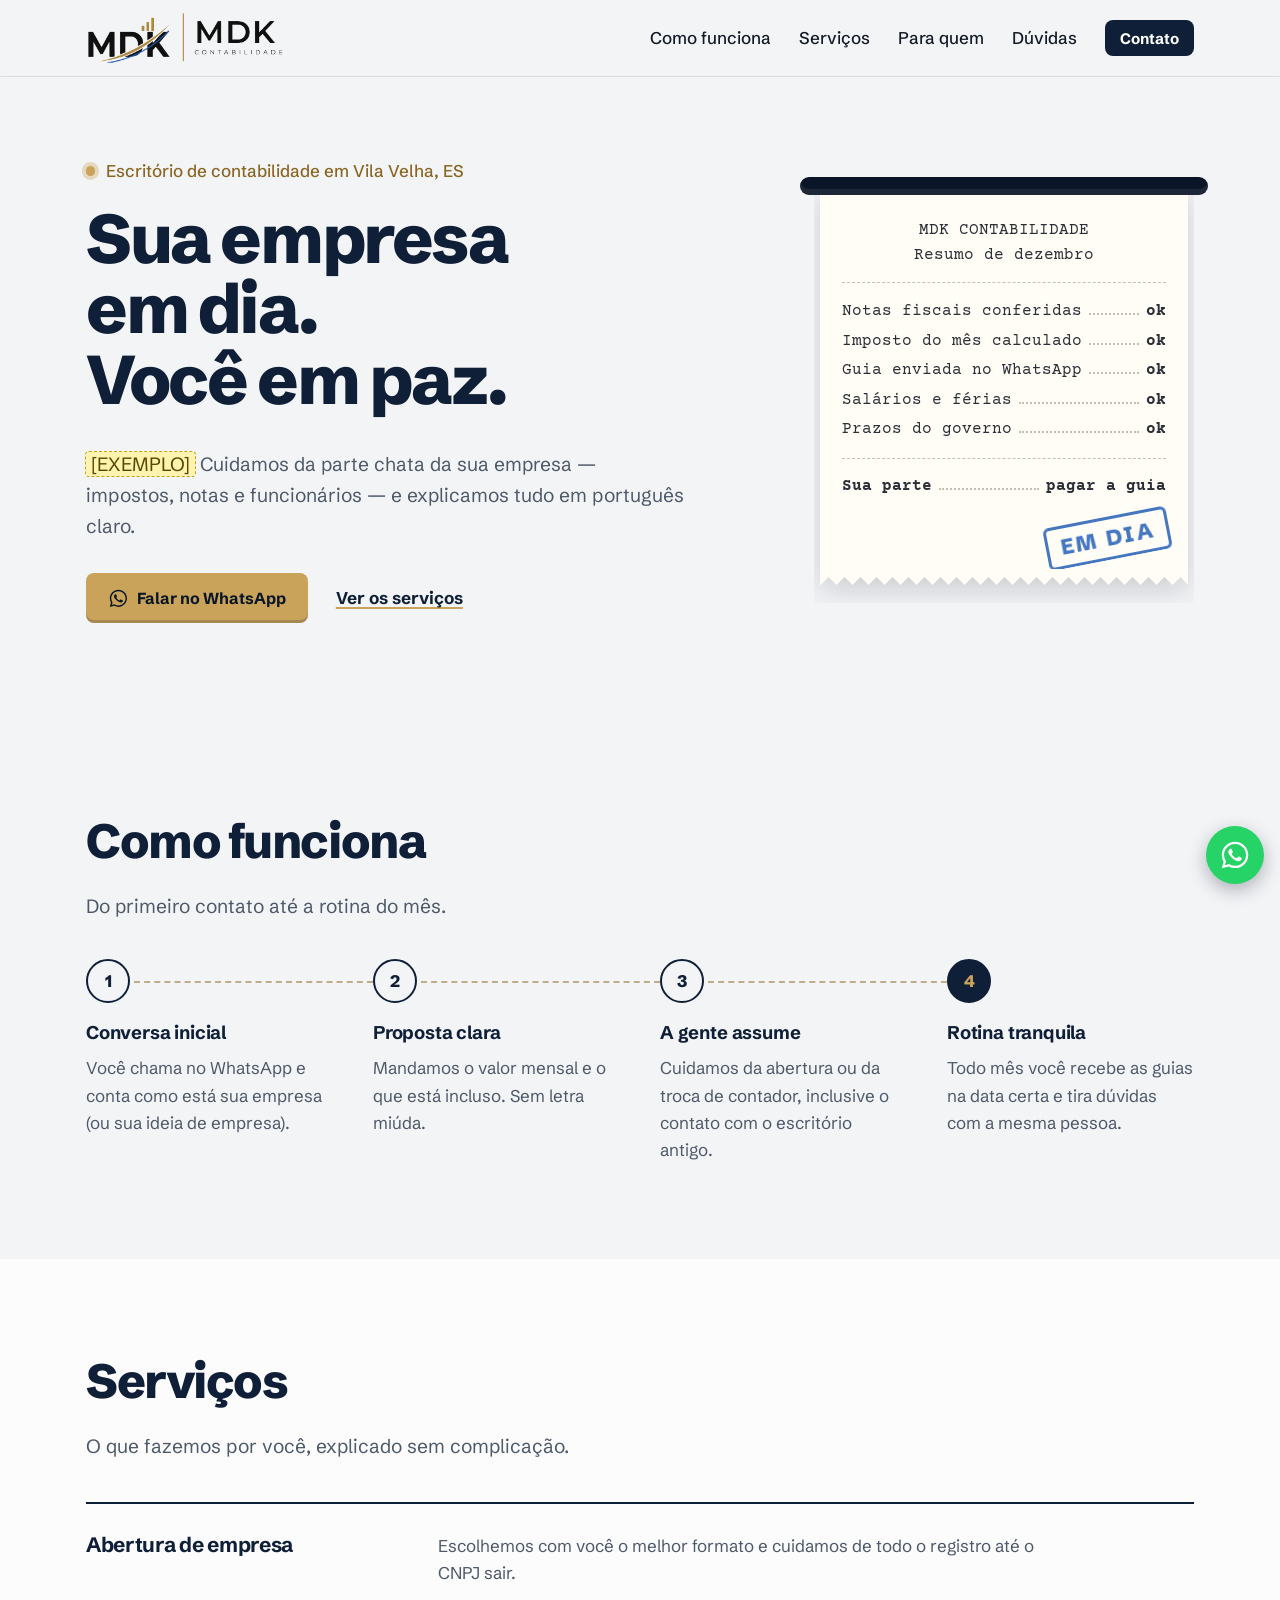
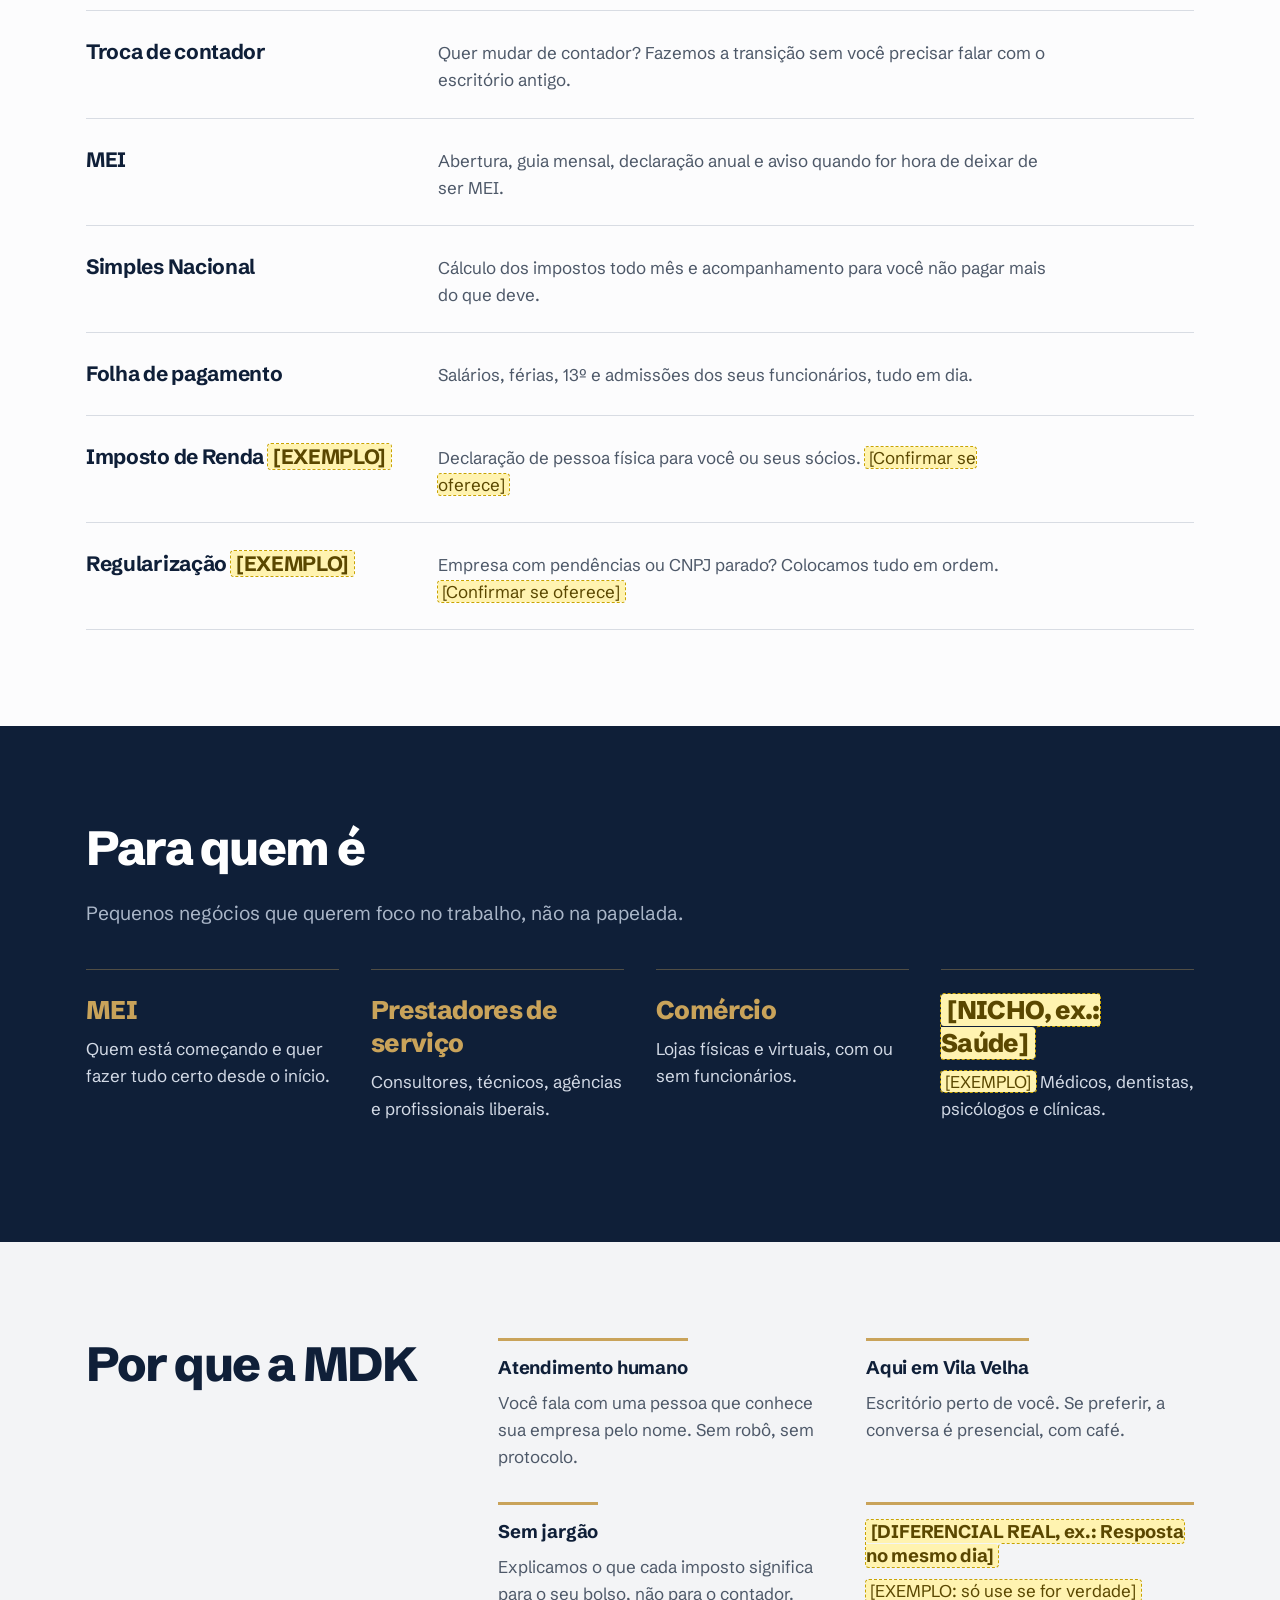
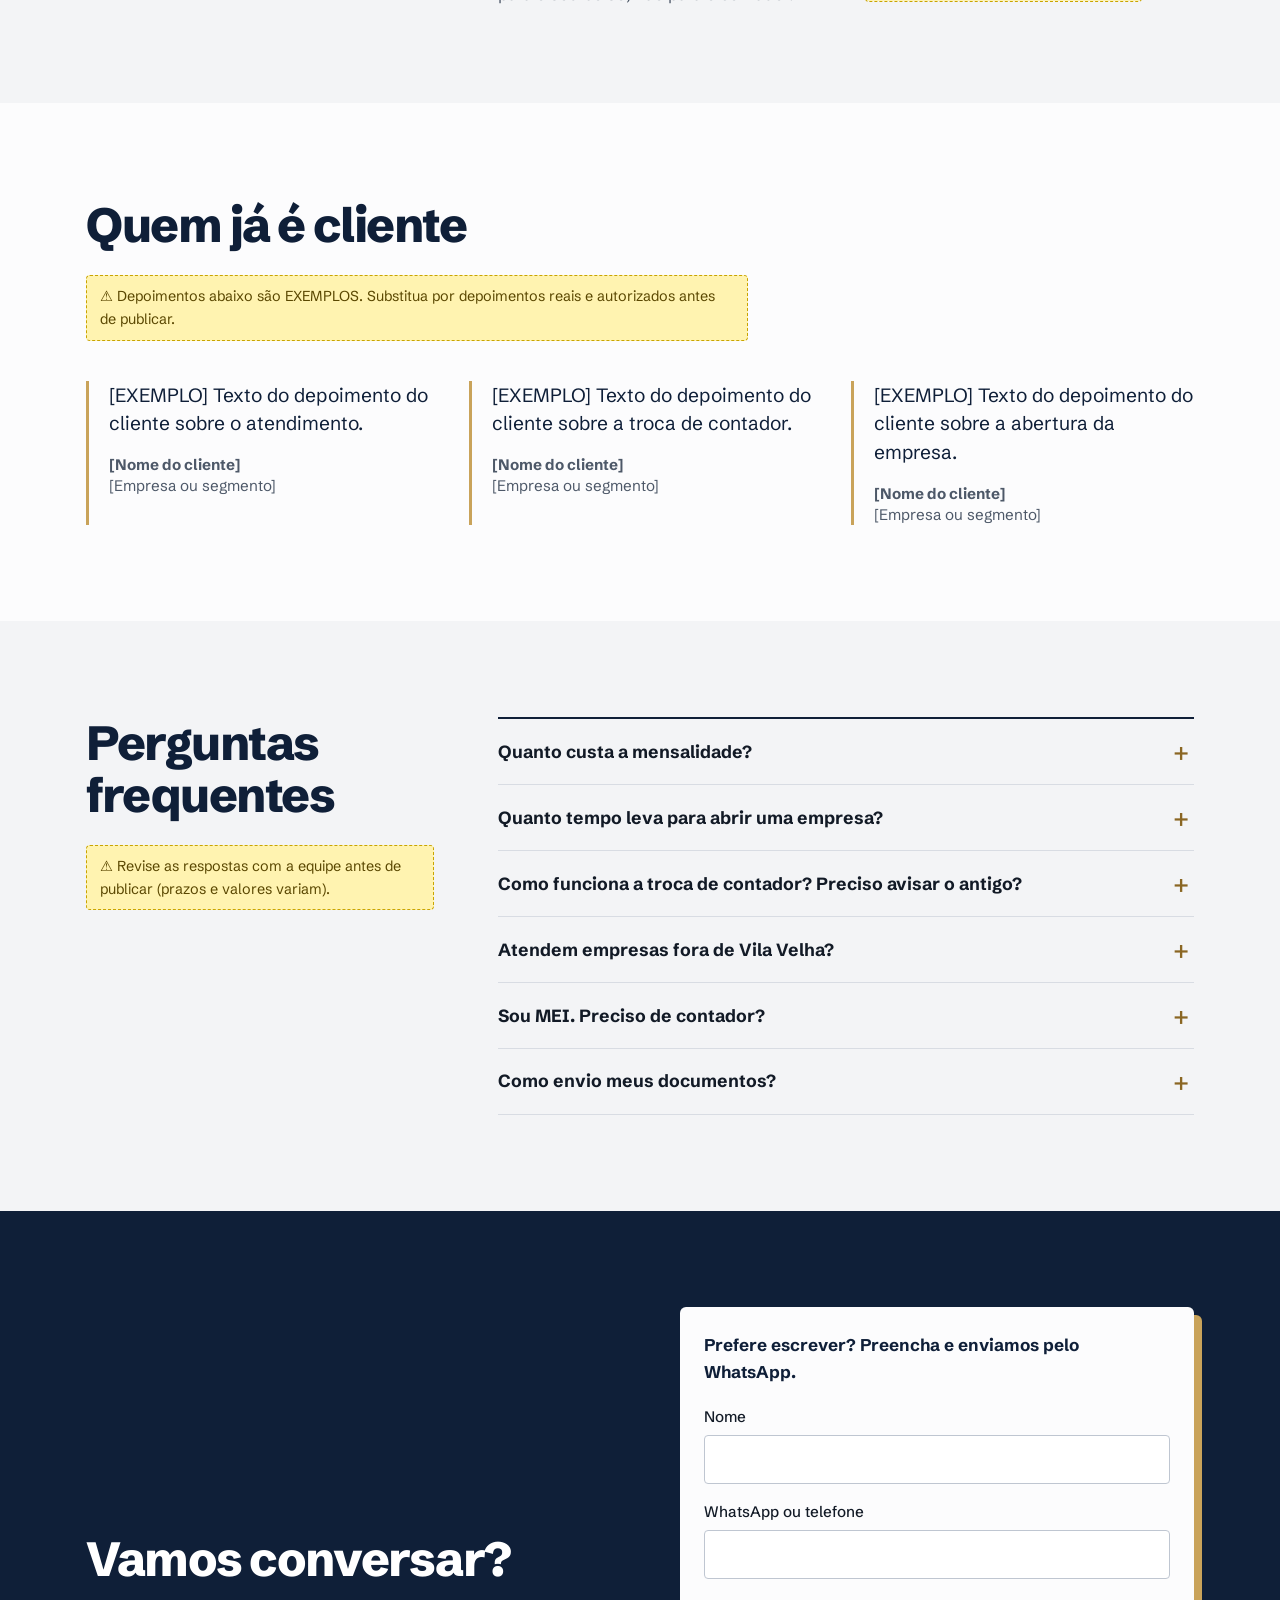
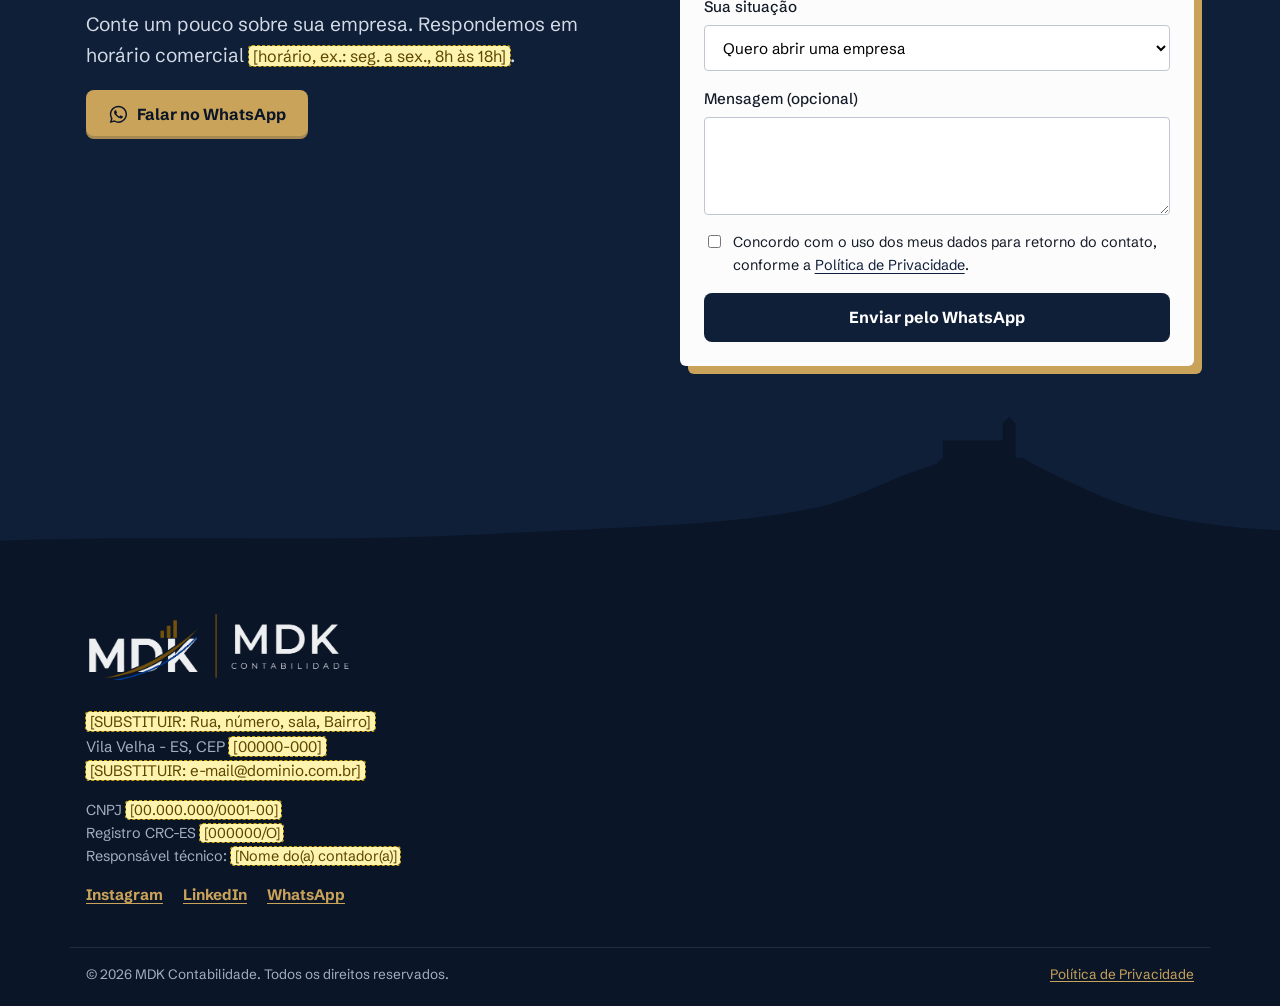
<file: index.html>
<!doctype html>
<html lang="pt-BR">
<head>
  <meta charset="utf-8">
  <meta name="viewport" content="width=device-width, initial-scale=1">

  <!-- SEO básico -->
  <title>MDK Contabilidade | Contador em Vila Velha - ES</title>
  <meta name="description" content="Contabilidade em Vila Velha - ES para MEI, prestadores de serviço e comércio. Abertura de empresa, troca de contador, Simples Nacional e folha de pagamento, com atendimento humano.">
  <link rel="canonical" href="https://SEU-DOMINIO.com.br/">

  <!-- Open Graph -->
  <meta property="og:type" content="website">
  <meta property="og:locale" content="pt_BR">
  <meta property="og:site_name" content="MDK Contabilidade">
  <meta property="og:title" content="MDK Contabilidade | Contador em Vila Velha - ES">
  <meta property="og:description" content="Contabilidade sem complicação para MEI, prestadores de serviço e comércio. Fale com a gente pelo WhatsApp.">
  <meta property="og:url" content="https://SEU-DOMINIO.com.br/">
  <meta property="og:image" content="https://SEU-DOMINIO.com.br/img/og-image.jpg"><!-- SUBSTITUIR: imagem 1200x630 -->
  <meta name="twitter:card" content="summary_large_image">

  <link rel="icon" href="data:image/svg+xml,%3Csvg xmlns='http://www.w3.org/2000/svg' viewBox='0 0 32 32'%3E%3Crect width='32' height='32' rx='6' fill='%230f1f38'/%3E%3Ctext x='16' y='21.5' font-family='Arial' font-weight='700' font-size='13' fill='%23c9a35a' text-anchor='middle'%3EMDK%3C/text%3E%3C/svg%3E">

  <link rel="preconnect" href="https://fonts.googleapis.com">
  <link rel="preconnect" href="https://fonts.gstatic.com" crossorigin>
  <link href="https://fonts.googleapis.com/css2?family=Courier+Prime:wght@400;700&family=Schibsted+Grotesk:wght@400;500;700;800&display=swap" rel="stylesheet">
  <link rel="stylesheet" href="css/style.css">

  <!-- Dados estruturados para busca local (SUBSTITUIR os valores entre colchetes) -->
  <script type="application/ld+json">
  {
    "@context": "https://schema.org",
    "@type": "AccountingService",
    "name": "MDK Contabilidade",
    "url": "https://SEU-DOMINIO.com.br/",
    "telephone": "+SEU_NUMERO",
    "address": {
      "@type": "PostalAddress",
      "streetAddress": "[SUBSTITUIR: Rua, número, sala]",
      "addressLocality": "Vila Velha",
      "addressRegion": "ES",
      "postalCode": "[SUBSTITUIR: CEP]",
      "addressCountry": "BR"
    },
    "areaServed": "Vila Velha, ES"
  }
  </script>
</head>
<body>

<a class="skip" href="#conteudo">Pular para o conteúdo</a>

<header class="topo">
  <div class="wrap topo__in">
    <a href="#" class="logo" aria-label="MDK Contabilidade, início">
      <img src="img/logo.png" alt="MDK Contabilidade" width="668" height="181">
    </a>
    <button class="menu-btn" aria-expanded="false" aria-controls="menu" aria-label="Abrir menu">
      <span></span><span></span><span></span>
    </button>
    <nav id="menu" class="menu" aria-label="Principal">
      <a href="#como-funciona">Como funciona</a>
      <a href="#servicos">Serviços</a>
      <a href="#para-quem">Para quem</a>
      <a href="#faq">Dúvidas</a>
      <a href="#contato" class="btn btn--sm">Contato</a>
    </nav>
  </div>
</header>

<main id="conteudo">

  <!-- 1. HERO -->
  <section class="hero">
    <div class="wrap hero__in">
      <div class="hero__txt">
        <p class="hero__local">Escritório de contabilidade em Vila Velha, ES</p>
        <h1><span>Sua empresa em dia.</span> <span>Você em paz.</span></h1>
        <p class="hero__sub"><span class="ph">[EXEMPLO]</span> Cuidamos da parte chata da sua empresa — impostos, notas e funcionários — e explicamos tudo em português claro.</p>
        <div class="hero__ctas">
          <a class="btn btn--wa" href="https://wa.me/SEU_NUMERO?text=Ol%C3%A1!%20Vim%20pelo%20site%20e%20gostaria%20de%20falar%20com%20a%20MDK." target="_blank" rel="noopener">
            <svg aria-hidden="true" viewBox="0 0 24 24"><use href="#i-wa"/></svg> Falar no WhatsApp
          </a>
          <a class="link" href="#servicos">Ver os serviços</a>
        </div>
      </div>

      <!-- Fita de calculadora: como fica o mês de um cliente -->
      <figure class="fita" aria-label="Exemplo de um mês de um cliente da MDK">
        <div class="fita__boca" aria-hidden="true"></div>
        <div class="fita__janela">
          <div class="fita__papel">
            <p class="fita__topo">MDK CONTABILIDADE<br>Resumo de <span id="mes">este mês</span></p>
            <ul>
              <li><span>Notas fiscais conferidas</span><b>ok</b></li>
              <li><span>Imposto do mês calculado</span><b>ok</b></li>
              <li><span>Guia enviada no WhatsApp</span><b>ok</b></li>
              <li><span>Salários e férias</span><b>ok</b></li>
              <li><span>Prazos do governo</span><b>ok</b></li>
            </ul>
            <p class="fita__total"><span>Sua parte</span><b>pagar a guia</b></p>
            <span class="carimbo" aria-hidden="true">EM DIA</span>
          </div>
        </div>
      </figure>
    </div>
  </section>

  <!-- 2. COMO FUNCIONA -->
  <section id="como-funciona" class="sec">
    <div class="wrap">
      <h2>Como funciona</h2>
      <p class="sec__lead">Do primeiro contato até a rotina do mês.</p>
      <ol class="passos">
        <li><h3>Conversa inicial</h3><p>Você chama no WhatsApp e conta como está sua empresa (ou sua ideia de empresa).</p></li>
        <li><h3>Proposta clara</h3><p>Mandamos o valor mensal e o que está incluso. Sem letra miúda.</p></li>
        <li><h3>A gente assume</h3><p>Cuidamos da abertura ou da troca de contador, inclusive o contato com o escritório antigo.</p></li>
        <li><h3>Rotina tranquila</h3><p>Todo mês você recebe as guias na data certa e tira dúvidas com a mesma pessoa.</p></li>
      </ol>
    </div>
  </section>

  <!-- 3. SERVIÇOS -->
  <section id="servicos" class="sec sec--branca">
    <div class="wrap">
      <h2>Serviços</h2>
      <p class="sec__lead">O que fazemos por você, explicado sem complicação.</p>
      <dl class="livro">
        <div><dt>Abertura de empresa</dt><dd>Escolhemos com você o melhor formato e cuidamos de todo o registro até o CNPJ sair.</dd></div>
        <div><dt>Troca de contador</dt><dd>Quer mudar de contador? Fazemos a transição sem você precisar falar com o escritório antigo.</dd></div>
        <div><dt>MEI</dt><dd>Abertura, guia mensal, declaração anual e aviso quando for hora de deixar de ser MEI.</dd></div>
        <div><dt>Simples Nacional</dt><dd>Cálculo dos impostos todo mês e acompanhamento para você não pagar mais do que deve.</dd></div>
        <div><dt>Folha de pagamento</dt><dd>Salários, férias, 13º e admissões dos seus funcionários, tudo em dia.</dd></div>
        <div><dt>Imposto de Renda <span class="ph">[EXEMPLO]</span></dt><dd>Declaração de pessoa física para você ou seus sócios. <span class="ph">[Confirmar se oferece]</span></dd></div>
        <div><dt>Regularização <span class="ph">[EXEMPLO]</span></dt><dd>Empresa com pendências ou CNPJ parado? Colocamos tudo em ordem. <span class="ph">[Confirmar se oferece]</span></dd></div>
      </dl>
    </div>
  </section>

  <!-- 4. PARA QUEM É -->
  <section id="para-quem" class="sec sec--escura">
    <div class="wrap">
      <h2>Para quem é</h2>
      <p class="sec__lead">Pequenos negócios que querem foco no trabalho, não na papelada.</p>
      <ul class="publico">
        <li><h3>MEI</h3><p>Quem está começando e quer fazer tudo certo desde o início.</p></li>
        <li><h3>Prestadores de serviço</h3><p>Consultores, técnicos, agências e profissionais liberais.</p></li>
        <li><h3>Comércio</h3><p>Lojas físicas e virtuais, com ou sem funcionários.</p></li>
        <li><h3><span class="ph">[NICHO, ex.: Saúde]</span></h3><p><span class="ph">[EXEMPLO]</span> Médicos, dentistas, psicólogos e clínicas.</p></li>
      </ul>
    </div>
  </section>

  <!-- 5. DIFERENCIAIS -->
  <section class="sec">
    <div class="wrap difs">
      <h2>Por que a MDK</h2>
      <div class="difs__lista">
        <div><h3>Atendimento humano</h3><p>Você fala com uma pessoa que conhece sua empresa pelo nome. Sem robô, sem protocolo.</p></div>
        <div><h3>Aqui em Vila Velha</h3><p>Escritório perto de você. Se preferir, a conversa é presencial, com café.</p></div>
        <div><h3>Sem jargão</h3><p>Explicamos o que cada imposto significa para o seu bolso, não para o contador.</p></div>
        <div><h3><span class="ph">[DIFERENCIAL REAL, ex.: Resposta no mesmo dia]</span></h3><p><span class="ph">[EXEMPLO: só use se for verdade]</span></p></div>
      </div>
    </div>
  </section>

  <!-- 6. DEPOIMENTOS -->
  <section class="sec sec--branca">
    <div class="wrap">
      <h2>Quem já é cliente</h2>
      <p class="aviso-ph">⚠ Depoimentos abaixo são EXEMPLOS. Substitua por depoimentos reais e autorizados antes de publicar.</p>
      <div class="depos">
        <figure class="depo"><blockquote>[EXEMPLO] Texto do depoimento do cliente sobre o atendimento.</blockquote><figcaption><strong>[Nome do cliente]</strong><br>[Empresa ou segmento]</figcaption></figure>
        <figure class="depo"><blockquote>[EXEMPLO] Texto do depoimento do cliente sobre a troca de contador.</blockquote><figcaption><strong>[Nome do cliente]</strong><br>[Empresa ou segmento]</figcaption></figure>
        <figure class="depo"><blockquote>[EXEMPLO] Texto do depoimento do cliente sobre a abertura da empresa.</blockquote><figcaption><strong>[Nome do cliente]</strong><br>[Empresa ou segmento]</figcaption></figure>
      </div>
    </div>
  </section>

  <!-- 7. FAQ -->
  <section id="faq" class="sec">
    <div class="wrap faq-grid">
      <div>
        <h2>Perguntas frequentes</h2>
        <p class="aviso-ph">⚠ Revise as respostas com a equipe antes de publicar (prazos e valores variam).</p>
      </div>
      <div class="faq">
        <details><summary>Quanto custa a mensalidade?</summary><p>Depende do tipo e do tamanho da empresa. Chame no WhatsApp que enviamos uma proposta sem compromisso.</p></details>
        <details><summary>Quanto tempo leva para abrir uma empresa?</summary><p><span class="ph">[EXEMPLO]</span> Em geral, de 5 a 15 dias úteis, dependendo da atividade e das licenças necessárias.</p></details>
        <details><summary>Como funciona a troca de contador? Preciso avisar o antigo?</summary><p>Não precisa se preocupar. Nós entramos em contato com o escritório anterior e pedimos toda a documentação.</p></details>
        <details><summary>Atendem empresas fora de Vila Velha?</summary><p><span class="ph">[EXEMPLO]</span> Sim. Atendemos toda a Grande Vitória e, de forma online, outras cidades do ES.</p></details>
        <details><summary>Sou MEI. Preciso de contador?</summary><p>Não é obrigatório, mas ajudamos a evitar multas, emitir notas corretamente e avisamos quando o faturamento passar do limite do MEI.</p></details>
        <details><summary>Como envio meus documentos?</summary><p><span class="ph">[EXEMPLO]</span> Pelo WhatsApp, por e-mail ou pessoalmente no escritório, como for mais prático para você.</p></details>
      </div>
    </div>
  </section>

  <!-- 8. CTA FINAL + FORMULÁRIO -->
  <section id="contato" class="sec sec--escura">
    <div class="wrap cta">
      <div class="cta__txt">
        <h2>Vamos conversar?</h2>
        <p>Conte um pouco sobre sua empresa. Respondemos em horário comercial <span class="ph">[horário, ex.: seg. a sex., 8h às 18h]</span>.</p>
        <a class="btn btn--wa" href="https://wa.me/SEU_NUMERO?text=Ol%C3%A1!%20Vim%20pelo%20site%20e%20gostaria%20de%20falar%20com%20a%20MDK." target="_blank" rel="noopener">
          <svg aria-hidden="true" viewBox="0 0 24 24"><use href="#i-wa"/></svg> Falar no WhatsApp
        </a>
      </div>

      <!-- O formulário monta a mensagem e abre o WhatsApp (site estático, sem servidor).
           Para receber por e-mail, troque por um serviço como Formspree e ajuste js/main.js. -->
      <form class="form" id="form-contato" data-wa="SEU_NUMERO" novalidate>
        <p class="form__titulo">Prefere escrever? Preencha e enviamos pelo WhatsApp.</p>
        <label>Nome<input name="nome" required autocomplete="name"></label>
        <label>WhatsApp ou telefone<input name="telefone" type="tel" required autocomplete="tel" inputmode="tel"></label>
        <label>Sua situação
          <select name="assunto">
            <option>Quero abrir uma empresa</option>
            <option>Quero trocar de contador</option>
            <option>Sou MEI</option>
            <option>Outro assunto</option>
          </select>
        </label>
        <label>Mensagem (opcional)<textarea name="mensagem" rows="3"></textarea></label>
        <label class="check"><input type="checkbox" name="lgpd" required> <span>Concordo com o uso dos meus dados para retorno do contato, conforme a <a href="privacidade.html">Política de Privacidade</a>.</span></label>
        <p class="form__erro" role="alert" hidden></p>
        <button class="btn" type="submit">Enviar pelo WhatsApp</button>
      </form>
    </div>
  </section>

</main>

<!-- 9. RODAPÉ -->
<footer class="rodape">
  <!-- Silhueta do morro do Convento da Penha -->
  <svg class="rodape__morro" viewBox="0 0 1200 140" preserveAspectRatio="xMaxYMin slice" aria-hidden="true">
    <path d="M0 140V118C150 112 300 120 450 112C580 105 680 104 760 88C800 80 830 62 860 52L878 46L884 40V24H940V8L946 2L952 8V40H958L980 52C1010 66 1040 82 1080 92C1120 102 1160 106 1200 108V140Z"/>
  </svg>
  <div class="wrap rodape__grid">
    <div>
      <a href="#" class="logo"><img src="img/logo-claro.png" alt="MDK Contabilidade" width="668" height="181" loading="lazy"></a>
      <address>
        <span class="ph">[SUBSTITUIR: Rua, número, sala, Bairro]</span><br>
        Vila Velha - ES, CEP <span class="ph">[00000-000]</span><br>
        <span class="ph">[SUBSTITUIR: e-mail@dominio.com.br]</span>
      </address>
      <p class="legal">
        CNPJ <span class="ph">[00.000.000/0001-00]</span><br>
        Registro CRC-ES <span class="ph">[000000/O]</span><br>
        Responsável técnico: <span class="ph">[Nome do(a) contador(a)]</span>
      </p>
      <ul class="redes">
        <li><a href="https://instagram.com/SEU_PERFIL" target="_blank" rel="noopener">Instagram</a></li>
        <li><a href="https://linkedin.com/company/SEU_PERFIL" target="_blank" rel="noopener">LinkedIn</a></li>
        <li><a href="https://wa.me/SEU_NUMERO" target="_blank" rel="noopener">WhatsApp</a></li>
      </ul>
    </div>
    <div class="mapa">
      <!-- SUBSTITUIR: no Google Maps, busque o endereço > Compartilhar > Incorporar mapa, e cole o src aqui -->
      <iframe title="Mapa: localização do escritório da MDK Contabilidade" src="https://www.google.com/maps?q=Vila+Velha+-+ES&output=embed" loading="lazy" referrerpolicy="no-referrer-when-downgrade"></iframe>
    </div>
  </div>
  <div class="wrap rodape__base">
    <p>© <span id="ano">2026</span> MDK Contabilidade. Todos os direitos reservados.</p>
    <a href="privacidade.html">Política de Privacidade</a>
  </div>
</footer>

<!-- Botão flutuante de WhatsApp -->
<a class="wa-float" href="https://wa.me/SEU_NUMERO?text=Ol%C3%A1!%20Vim%20pelo%20site%20e%20gostaria%20de%20falar%20com%20a%20MDK." target="_blank" rel="noopener" aria-label="Falar no WhatsApp">
  <svg aria-hidden="true" viewBox="0 0 24 24"><use href="#i-wa"/></svg>
</a>

<svg width="0" height="0" style="position:absolute" aria-hidden="true">
  <symbol id="i-wa" viewBox="0 0 24 24"><path fill="currentColor" d="M12.04 2C6.58 2 2.13 6.45 2.13 11.91c0 1.75.46 3.45 1.32 4.95L2.05 22l5.25-1.38a9.9 9.9 0 0 0 4.74 1.21c5.46 0 9.91-4.45 9.91-9.91S17.5 2 12.04 2Zm0 18.15a8.2 8.2 0 0 1-4.2-1.15l-.3-.18-3.12.82.83-3.04-.2-.31a8.21 8.21 0 0 1-1.26-4.38c0-4.54 3.7-8.24 8.25-8.24 4.54 0 8.24 3.7 8.24 8.24 0 4.55-3.7 8.24-8.24 8.24Zm4.52-6.16c-.25-.12-1.47-.72-1.69-.81-.23-.08-.39-.12-.56.12-.16.25-.64.81-.78.97-.14.17-.29.19-.54.06-.25-.12-1.05-.39-1.99-1.23-.74-.66-1.23-1.47-1.38-1.72-.14-.25-.01-.38.11-.51.11-.11.25-.29.37-.43.13-.15.17-.25.25-.42.08-.16.04-.31-.02-.43-.06-.12-.56-1.34-.76-1.84-.2-.48-.41-.42-.56-.43h-.48c-.17 0-.43.06-.66.31-.22.25-.86.85-.86 2.07 0 1.22.89 2.4 1.01 2.56.12.17 1.75 2.67 4.23 3.74.59.26 1.05.41 1.41.52.59.19 1.13.16 1.56.1.48-.07 1.47-.6 1.67-1.18.21-.58.21-1.07.14-1.18-.06-.1-.22-.16-.47-.28Z"/></symbol>
</svg>

<script src="js/main.js" defer></script>
</body>
</html>
</file>
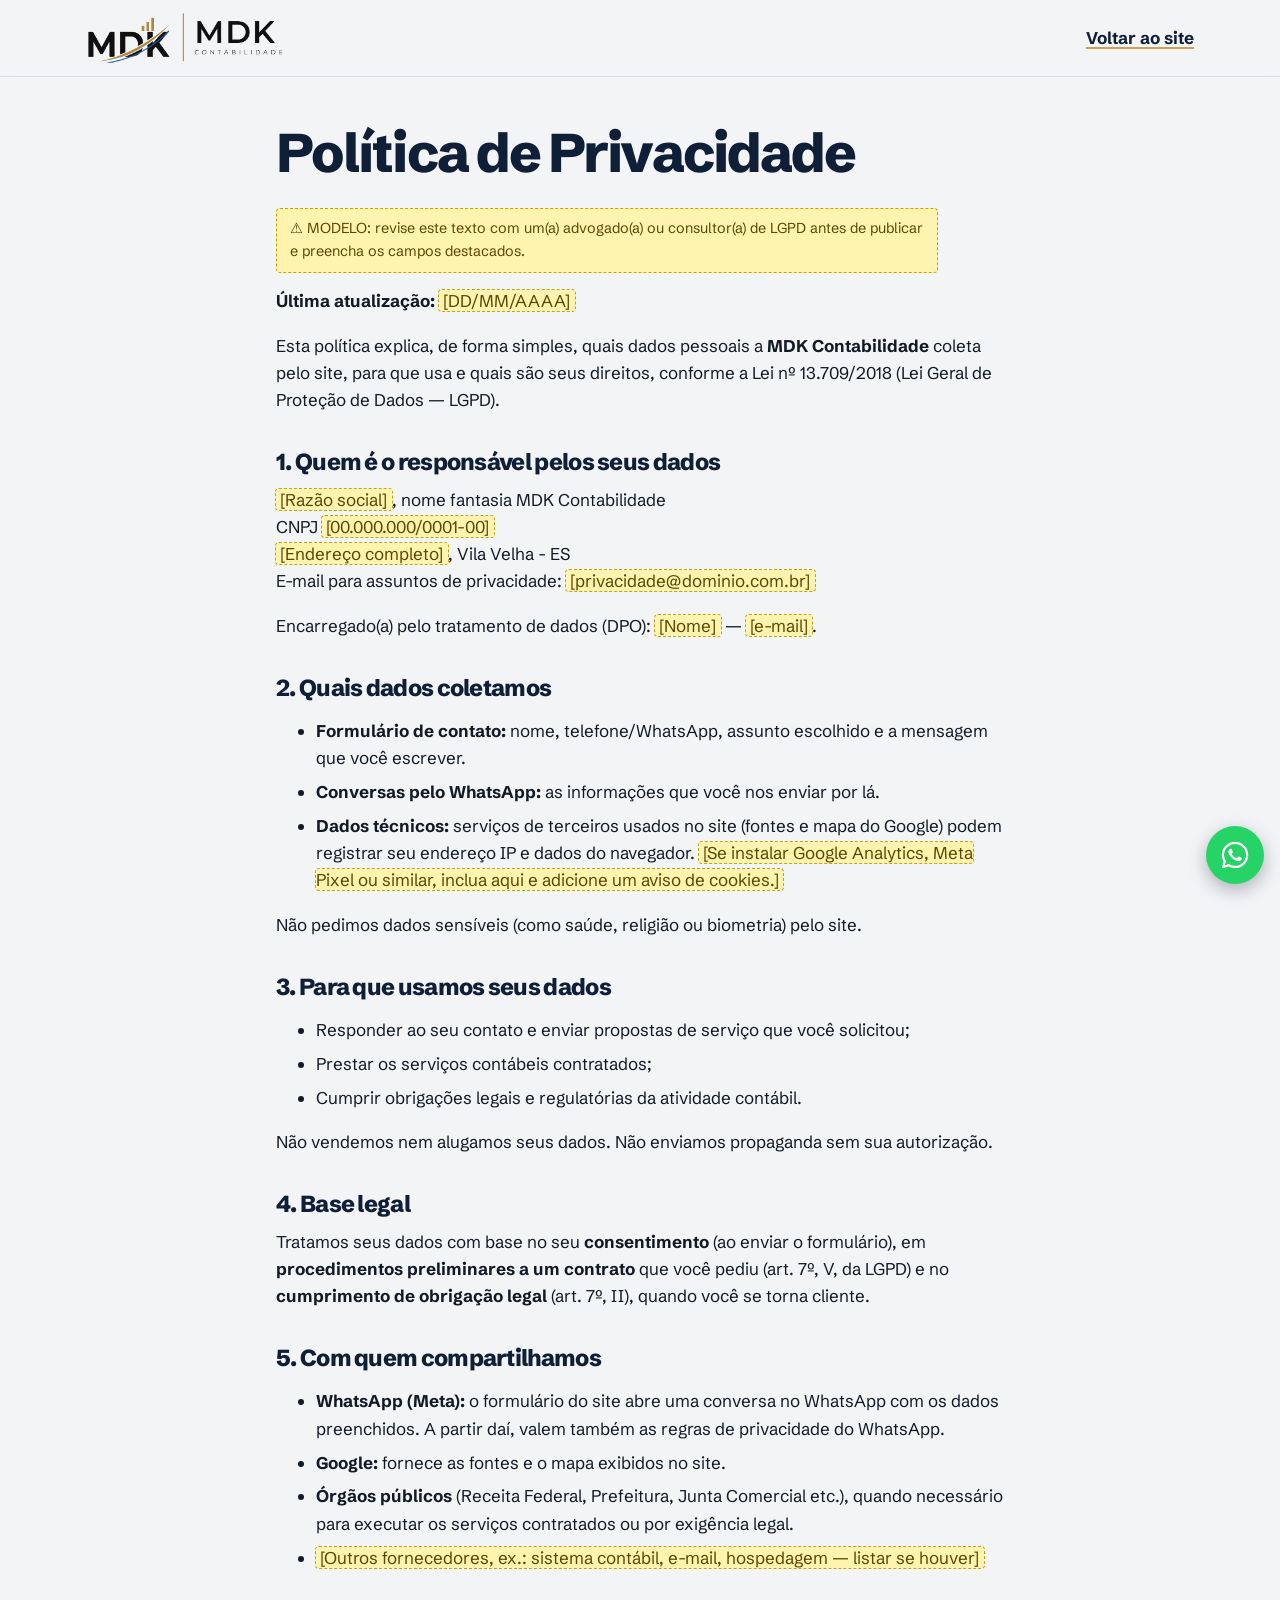
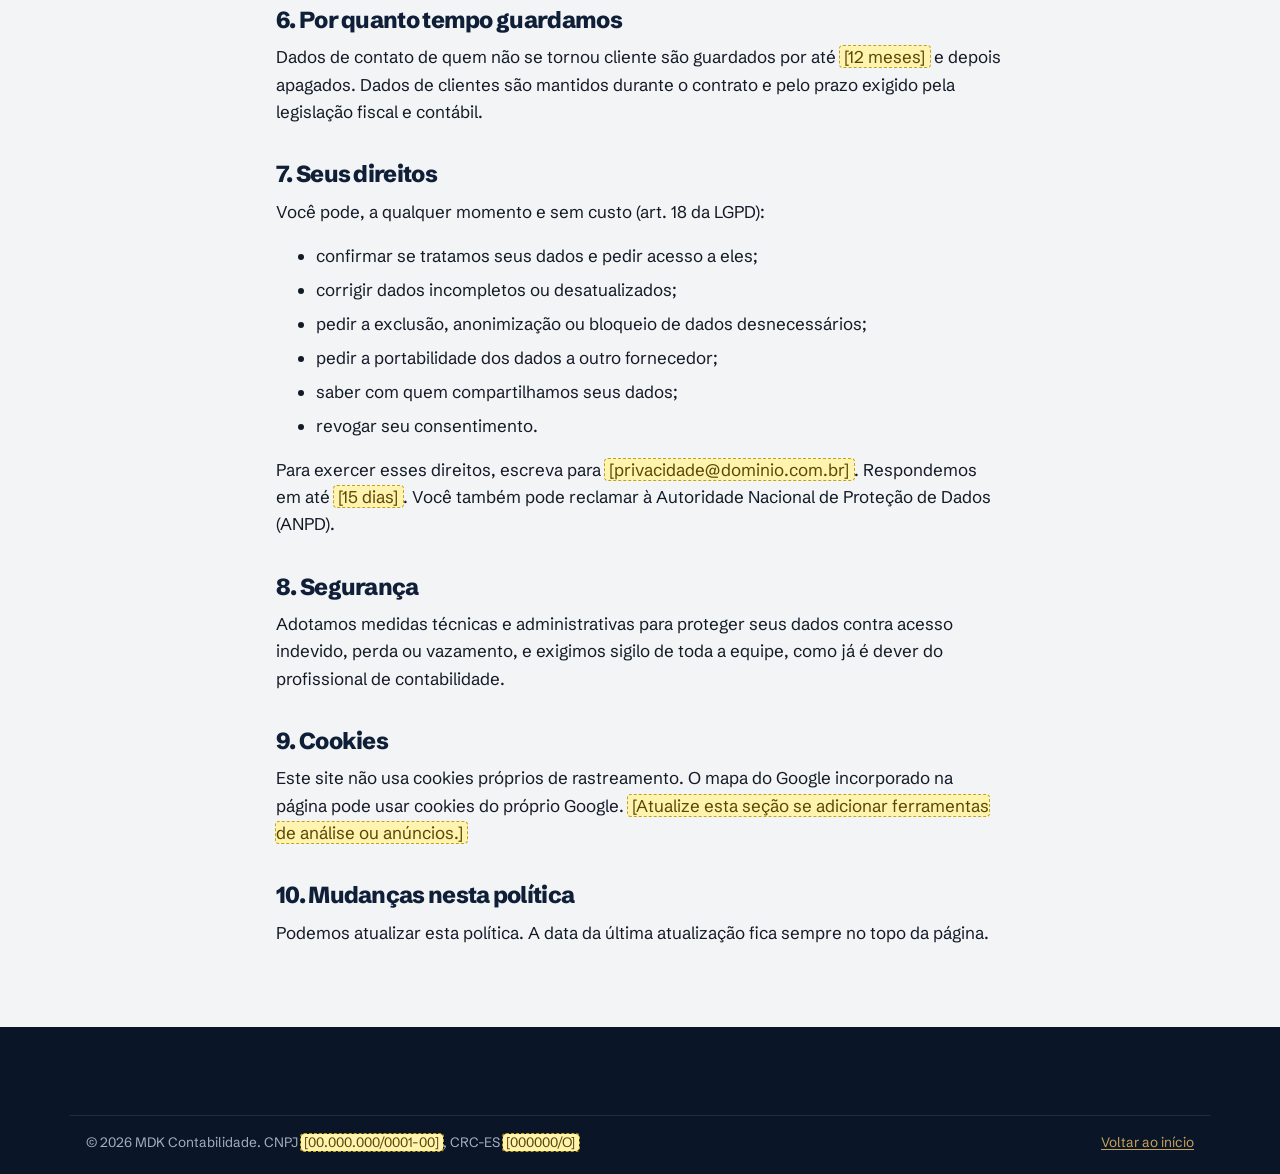
<file: privacidade.html>
<!doctype html>
<html lang="pt-BR">
<head>
  <meta charset="utf-8">
  <meta name="viewport" content="width=device-width, initial-scale=1">
  <title>Política de Privacidade | MDK Contabilidade</title>
  <meta name="description" content="Como a MDK Contabilidade coleta, usa e protege seus dados pessoais, conforme a Lei Geral de Proteção de Dados (LGPD).">
  <link rel="canonical" href="https://SEU-DOMINIO.com.br/privacidade.html">
  <meta property="og:type" content="website">
  <meta property="og:locale" content="pt_BR">
  <meta property="og:title" content="Política de Privacidade | MDK Contabilidade">
  <meta property="og:description" content="Como tratamos seus dados pessoais, conforme a LGPD.">
  <meta property="og:url" content="https://SEU-DOMINIO.com.br/privacidade.html">
  <link rel="preconnect" href="https://fonts.googleapis.com">
  <link rel="preconnect" href="https://fonts.gstatic.com" crossorigin>
  <link href="https://fonts.googleapis.com/css2?family=Schibsted+Grotesk:wght@400;500;700;800&display=swap" rel="stylesheet">
  <link rel="stylesheet" href="css/style.css">
</head>
<body>

<header class="topo">
  <div class="wrap topo__in">
    <a href="index.html" class="logo" aria-label="MDK Contabilidade, início">
      <img src="img/logo.png" alt="MDK Contabilidade" width="668" height="181">
    </a>
    <a href="index.html" class="link">Voltar ao site</a>
  </div>
</header>

<main class="doc">
  <div class="wrap wrap--narrow">
    <h1>Política de Privacidade</h1>
    <p class="aviso-ph">⚠ MODELO: revise este texto com um(a) advogado(a) ou consultor(a) de LGPD antes de publicar e preencha os campos destacados.</p>
    <p><strong>Última atualização:</strong> <span class="ph">[DD/MM/AAAA]</span></p>

    <p>Esta política explica, de forma simples, quais dados pessoais a <strong>MDK Contabilidade</strong> coleta pelo site, para que usa e quais são seus direitos, conforme a Lei nº 13.709/2018 (Lei Geral de Proteção de Dados — LGPD).</p>

    <h2>1. Quem é o responsável pelos seus dados</h2>
    <p>
      <span class="ph">[Razão social]</span>, nome fantasia MDK Contabilidade<br>
      CNPJ <span class="ph">[00.000.000/0001-00]</span><br>
      <span class="ph">[Endereço completo]</span>, Vila Velha - ES<br>
      E-mail para assuntos de privacidade: <span class="ph">[privacidade@dominio.com.br]</span>
    </p>
    <p>Encarregado(a) pelo tratamento de dados (DPO): <span class="ph">[Nome]</span> — <span class="ph">[e-mail]</span>.</p>

    <h2>2. Quais dados coletamos</h2>
    <ul>
      <li><strong>Formulário de contato:</strong> nome, telefone/WhatsApp, assunto escolhido e a mensagem que você escrever.</li>
      <li><strong>Conversas pelo WhatsApp:</strong> as informações que você nos enviar por lá.</li>
      <li><strong>Dados técnicos:</strong> serviços de terceiros usados no site (fontes e mapa do Google) podem registrar seu endereço IP e dados do navegador. <span class="ph">[Se instalar Google Analytics, Meta Pixel ou similar, inclua aqui e adicione um aviso de cookies.]</span></li>
    </ul>
    <p>Não pedimos dados sensíveis (como saúde, religião ou biometria) pelo site.</p>

    <h2>3. Para que usamos seus dados</h2>
    <ul>
      <li>Responder ao seu contato e enviar propostas de serviço que você solicitou;</li>
      <li>Prestar os serviços contábeis contratados;</li>
      <li>Cumprir obrigações legais e regulatórias da atividade contábil.</li>
    </ul>
    <p>Não vendemos nem alugamos seus dados. Não enviamos propaganda sem sua autorização.</p>

    <h2>4. Base legal</h2>
    <p>Tratamos seus dados com base no seu <strong>consentimento</strong> (ao enviar o formulário), em <strong>procedimentos preliminares a um contrato</strong> que você pediu (art. 7º, V, da LGPD) e no <strong>cumprimento de obrigação legal</strong> (art. 7º, II), quando você se torna cliente.</p>

    <h2>5. Com quem compartilhamos</h2>
    <ul>
      <li><strong>WhatsApp (Meta):</strong> o formulário do site abre uma conversa no WhatsApp com os dados preenchidos. A partir daí, valem também as regras de privacidade do WhatsApp.</li>
      <li><strong>Google:</strong> fornece as fontes e o mapa exibidos no site.</li>
      <li><strong>Órgãos públicos</strong> (Receita Federal, Prefeitura, Junta Comercial etc.), quando necessário para executar os serviços contratados ou por exigência legal.</li>
      <li><span class="ph">[Outros fornecedores, ex.: sistema contábil, e-mail, hospedagem — listar se houver]</span></li>
    </ul>

    <h2>6. Por quanto tempo guardamos</h2>
    <p>Dados de contato de quem não se tornou cliente são guardados por até <span class="ph">[12 meses]</span> e depois apagados. Dados de clientes são mantidos durante o contrato e pelo prazo exigido pela legislação fiscal e contábil.</p>

    <h2>7. Seus direitos</h2>
    <p>Você pode, a qualquer momento e sem custo (art. 18 da LGPD):</p>
    <ul>
      <li>confirmar se tratamos seus dados e pedir acesso a eles;</li>
      <li>corrigir dados incompletos ou desatualizados;</li>
      <li>pedir a exclusão, anonimização ou bloqueio de dados desnecessários;</li>
      <li>pedir a portabilidade dos dados a outro fornecedor;</li>
      <li>saber com quem compartilhamos seus dados;</li>
      <li>revogar seu consentimento.</li>
    </ul>
    <p>Para exercer esses direitos, escreva para <span class="ph">[privacidade@dominio.com.br]</span>. Respondemos em até <span class="ph">[15 dias]</span>. Você também pode reclamar à Autoridade Nacional de Proteção de Dados (ANPD).</p>

    <h2>8. Segurança</h2>
    <p>Adotamos medidas técnicas e administrativas para proteger seus dados contra acesso indevido, perda ou vazamento, e exigimos sigilo de toda a equipe, como já é dever do profissional de contabilidade.</p>

    <h2>9. Cookies</h2>
    <p>Este site não usa cookies próprios de rastreamento. O mapa do Google incorporado na página pode usar cookies do próprio Google. <span class="ph">[Atualize esta seção se adicionar ferramentas de análise ou anúncios.]</span></p>

    <h2>10. Mudanças nesta política</h2>
    <p>Podemos atualizar esta política. A data da última atualização fica sempre no topo da página.</p>
  </div>
</main>

<footer class="rodape">
  <div class="wrap rodape__base">
    <p>© 2026 MDK Contabilidade. CNPJ <span class="ph">[00.000.000/0001-00]</span>, CRC-ES <span class="ph">[000000/O]</span></p>
    <a href="index.html">Voltar ao início</a>
  </div>
</footer>

<a class="wa-float" href="https://wa.me/SEU_NUMERO" target="_blank" rel="noopener" aria-label="Falar no WhatsApp">
  <svg aria-hidden="true" viewBox="0 0 24 24"><path fill="currentColor" d="M12.04 2C6.58 2 2.13 6.45 2.13 11.91c0 1.75.46 3.45 1.32 4.95L2.05 22l5.25-1.38a9.9 9.9 0 0 0 4.74 1.21c5.46 0 9.91-4.45 9.91-9.91S17.5 2 12.04 2Zm0 18.15a8.2 8.2 0 0 1-4.2-1.15l-.3-.18-3.12.82.83-3.04-.2-.31a8.21 8.21 0 0 1-1.26-4.38c0-4.54 3.7-8.24 8.25-8.24 4.54 0 8.24 3.7 8.24 8.24 0 4.55-3.7 8.24-8.24 8.24Zm4.52-6.16c-.25-.12-1.47-.72-1.69-.81-.23-.08-.39-.12-.56.12-.16.25-.64.81-.78.97-.14.17-.29.19-.54.06-.25-.12-1.05-.39-1.99-1.23-.74-.66-1.23-1.47-1.38-1.72-.14-.25-.01-.38.11-.51.11-.11.25-.29.37-.43.13-.15.17-.25.25-.42.08-.16.04-.31-.02-.43-.06-.12-.56-1.34-.76-1.84-.2-.48-.41-.42-.56-.43h-.48c-.17 0-.43.06-.66.31-.22.25-.86.85-.86 2.07 0 1.22.89 2.4 1.01 2.56.12.17 1.75 2.67 4.23 3.74.59.26 1.05.41 1.41.52.59.19 1.13.16 1.56.1.48-.07 1.47-.6 1.67-1.18.21-.58.21-1.07.14-1.18-.06-.1-.22-.16-.47-.28Z"/></svg>
</a>

</body>
</html>
</file>
<file: css/style.css>
/* MDK Contabilidade
   Paleta tirada do logo: preto + dourado #b2893a + azul #1a5abb, com marinho no lugar do preto.
   Ideia: o mundo do contador (fita de calculadora, livro-razão, carimbo) + Vila Velha (morro da Penha). */
:root {
  --marinho: #0f1f38;    /* cor principal: títulos, botões, seções escuras */
  --marinho-2: #0a1527;  /* rodapé */
  --ouro: #c9a35a;       /* dourado do logo, para fundo escuro */
  --ouro-tinta: #8a6623; /* dourado escurecido, legível no claro */
  --azul: #1a5abb;       /* azul do logo: links, foco, carimbo */
  --nevoa: #f3f4f6;      /* off-white neutro, fundo geral */
  --branco: #fcfcfd;
  --papel: #fffdf6;      /* só na fita de calculadora */
  --tinta: #121a26;
  --tinta-2: #4d5868;
  --linha: #d8dce3;
  --wa: #25d366;
  --sans: "Schibsted Grotesk", system-ui, -apple-system, "Segoe UI", sans-serif;
  --mono: "Courier Prime", "Courier New", monospace;
}

* { box-sizing: border-box; }
html { scroll-behavior: smooth; scroll-padding-top: 80px; }
body { margin: 0; font: 400 1.0625rem/1.6 var(--sans); color: var(--tinta); background: var(--nevoa); }
img, iframe { max-width: 100%; }
a { color: var(--marinho); text-underline-offset: .18em; }
h1, h2, h3 { margin: 0 0 .5em; color: var(--marinho); }
h1 { font-size: clamp(2.4rem, 9vw, 4.3rem); line-height: 1.02; font-weight: 800; letter-spacing: -.035em; }
.hero h1 span { display: block; text-wrap: balance; }
h2 { font-size: clamp(1.9rem, 5.5vw, 3rem); line-height: 1.08; font-weight: 800; letter-spacing: -.03em; }
h3 { font-size: 1.15rem; line-height: 1.3; font-weight: 700; letter-spacing: -.01em; }
p { margin: 0 0 1em; }

/* ====== Marcação de textos a substituir ======
   Para esconder o destaque amarelo depois de revisar, apague este bloco. */
.ph { background: #fff3b0; outline: 1px dashed #c9a400; border-radius: 3px; padding: 0 .25em; color: #5a4700; font-weight: inherit; }
.aviso-ph { background: #fff3b0; border: 1px dashed #c9a400; color: #5a4700; padding: .6em .9em; border-radius: 4px; font-size: .9rem; max-width: 46em; }
/* ============================================= */

.wrap { width: 100%; max-width: 1140px; margin: 0 auto; padding: 0 16px; }
.skip { position: absolute; left: -999px; }
.skip:focus { left: 16px; top: 16px; z-index: 100; background: #fff; padding: .5em 1em; }
:focus-visible { outline: 3px solid var(--azul); outline-offset: 3px; }

/* Botões e links */
.btn {
  display: inline-flex; align-items: center; justify-content: center; gap: .55em;
  padding: .9em 1.35em; border-radius: 8px; border: 0;
  background: var(--marinho); color: #fff; font: 700 1rem var(--sans);
  text-decoration: none; cursor: pointer;
}
.btn:hover { background: var(--marinho-2); }
.btn svg { width: 1.3em; height: 1.3em; }
.btn--wa { background: var(--ouro); color: var(--marinho-2); box-shadow: inset 0 -3px 0 rgba(10, 21, 39, .18); }
.btn--wa:hover { background: #d8b674; }
.btn--sm { padding: .55em 1em; font-size: .95rem; }
.link { font-weight: 700; color: var(--marinho); text-decoration-thickness: 2px; text-decoration-color: var(--ouro); }
.link:hover { text-decoration-color: var(--marinho); }

/* Topo */
.topo { position: sticky; top: 0; z-index: 20; background: rgba(243, 244, 246, .92); backdrop-filter: blur(8px); border-bottom: 1px solid var(--linha); }
.topo__in { display: flex; align-items: center; justify-content: space-between; min-height: 76px; }
.logo { display: inline-flex; align-items: center; text-decoration: none; }
.logo img { display: block; height: 54px; width: auto; }
.rodape .logo img { height: 72px; }

.menu-btn { display: grid; gap: 5px; background: none; border: 0; padding: 10px; cursor: pointer; }
.menu-btn span { width: 24px; height: 2px; background: var(--marinho); transition: transform .2s, opacity .2s; }
.menu-btn[aria-expanded="true"] span:nth-child(1) { transform: translateY(7px) rotate(45deg); }
.menu-btn[aria-expanded="true"] span:nth-child(2) { opacity: 0; }
.menu-btn[aria-expanded="true"] span:nth-child(3) { transform: translateY(-7px) rotate(-45deg); }
.menu { display: none; position: absolute; top: 76px; left: 0; right: 0; flex-direction: column; padding: .5rem 16px 1.25rem; background: var(--nevoa); border-bottom: 1px solid var(--linha); }
.menu.aberto { display: flex; }
.menu a:not(.btn) { padding: .7em 0; text-decoration: none; font-weight: 500; color: var(--tinta); border-bottom: 1px solid var(--linha); }
.menu .btn { margin-top: 1rem; }

/* ====== Hero ====== */
.hero { padding: 3rem 0 4rem; }
.hero__in { display: grid; gap: 3rem; }
.hero__local { font-weight: 500; color: var(--ouro-tinta); margin-bottom: 1.25rem; }
.hero__local::before { content: ""; display: inline-block; width: .55em; height: .55em; border-radius: 50%; background: var(--ouro); box-shadow: 0 0 0 4px rgba(201, 163, 90, .35); margin-right: .6em; vertical-align: .08em; }
.hero__sub { font-size: 1.2rem; color: var(--tinta-2); max-width: 32em; }
.hero__ctas { display: flex; flex-wrap: wrap; align-items: center; gap: 1.25rem 1.75rem; margin-top: 2rem; }

/* Fita de calculadora — o elemento marcante do site */
.fita { margin: 0; justify-self: center; width: min(100%, 380px); }
.fita__boca { height: 18px; margin: 0 -14px; border-radius: 9px; background: var(--marinho-2); box-shadow: inset 0 -6px 0 rgba(255, 255, 255, .08); position: relative; z-index: 2; }
.fita__janela { overflow: hidden; margin-top: -9px; padding: 0 6px 26px; }
.fita__papel {
  position: relative; padding: 2rem 1.4rem 4.6rem; background: var(--papel);
  font: 400 1rem/1.55 var(--mono); color: #2b2f36;
  filter: drop-shadow(0 10px 14px rgba(10, 21, 39, .16));
  transform-origin: top; animation: imprimir 1.6s cubic-bezier(.3, .7, .3, 1) .3s both;
}
.fita__papel::after { /* serrilhado do papel rasgado */
  content: ""; position: absolute; left: 0; right: 0; bottom: -8px; height: 16px;
  background: linear-gradient(135deg, var(--papel) 50%, transparent 50%), linear-gradient(225deg, var(--papel) 50%, transparent 50%);
  background-size: 16px 16px;
}
.fita__topo { text-align: center; border-bottom: 1px dashed #c4c0b4; padding-bottom: .9rem; margin-bottom: 1rem; }
.fita ul { list-style: none; margin: 0; padding: 0; }
.fita li, .fita__total { display: flex; align-items: baseline; gap: .4em; margin: .3em 0; }
.fita li::before, .fita__total::before { content: ""; order: 2; flex: 1; border-bottom: 2px dotted #c4c0b4; }
.fita li span, .fita__total span { order: 1; }
.fita li b, .fita__total b { order: 3; font-weight: 700; }
.fita__total { border-top: 1px dashed #c4c0b4; margin-top: 1rem; padding-top: .9rem; font-weight: 700; }
.carimbo {
  position: absolute; right: 1.1rem; bottom: 1.1rem;
  font: 800 1.35rem/1 var(--sans); letter-spacing: .12em; color: var(--azul);
  border: 3px solid currentColor; border-radius: 6px; padding: .35em .55em;
  transform: rotate(-11deg); opacity: .82; mix-blend-mode: multiply;
  animation: carimbar .35s cubic-bezier(.5, 1.8, .5, 1) 2s both;
}
@keyframes imprimir { from { transform: translateY(-100%); } to { transform: none; } }
@keyframes carimbar { from { transform: rotate(-11deg) scale(1.8); opacity: 0; } to { transform: rotate(-11deg) scale(1); opacity: .82; } }
@media (prefers-reduced-motion: reduce) {
  html { scroll-behavior: auto; }
  .fita__papel, .carimbo { animation: none; }
}

/* ====== Seções ====== */
.sec { padding: 4.5rem 0; }
.sec--branca { background: var(--branco); }
.sec--escura { background: var(--marinho); color: #d3dae6; }
.sec--escura h2, .sec--escura h3 { color: #fff; }
.sec--escura .sec__lead { color: #aab6c8; }
.sec__lead { font-size: 1.2rem; color: var(--tinta-2); margin-bottom: 2.5rem; max-width: 34em; }

/* Como funciona: é uma sequência, então números e uma linha ligando os passos */
.passos { list-style: none; padding: 0; margin: 0; counter-reset: passo; display: grid; gap: 2rem; }
.passos li { counter-increment: passo; position: relative; padding-left: 3.75rem; }
.passos li::before {
  content: counter(passo); position: absolute; left: 0; top: -.15rem;
  width: 2.5rem; height: 2.5rem; display: grid; place-items: center; border-radius: 50%;
  background: var(--nevoa); border: 2px solid var(--marinho); color: var(--marinho); font: 800 1.05rem var(--sans);
}
.passos li:not(:last-child)::after { content: ""; position: absolute; left: 1.2rem; top: 2.6rem; bottom: -2rem; border-left: 2px dashed var(--ouro-tinta); opacity: .5; }
.passos li:last-child::before { background: var(--marinho); color: var(--ouro); }
.passos p { margin: 0; color: var(--tinta-2); max-width: 26em; }

/* Serviços: linhas de livro-razão */
.livro { margin: 0; border-top: 2px solid var(--marinho); }
.livro > div { display: grid; gap: .35rem; padding: 1.25rem 0; border-bottom: 1px solid var(--linha); }
.livro dt { font-size: 1.3rem; font-weight: 700; letter-spacing: -.015em; color: var(--marinho); }
.livro dd { margin: 0; color: var(--tinta-2); max-width: 36em; }

/* Para quem é */
.publico { list-style: none; margin: 0; padding: 0; display: grid; }
.publico li { padding: 1.5rem 0; border-top: 1px solid rgba(201, 163, 90, .35); }
.publico h3 { font-size: 1.6rem; font-weight: 800; letter-spacing: -.025em; color: var(--ouro) !important; margin-bottom: .3em; }
.publico p { margin: 0; }

/* Diferenciais */
.difs { display: grid; gap: 1.5rem; }
.difs__lista { display: grid; gap: 2rem; }
.difs__lista h3 { padding-top: .9rem; border-top: 3px solid var(--ouro); display: inline-block; }
.difs__lista p { margin: 0; color: var(--tinta-2); max-width: 28em; }

/* Depoimentos */
.depos { display: grid; gap: 2.5rem; margin-top: 2.5rem; }
.depo { margin: 0; padding-left: 1.25rem; border-left: 3px solid var(--ouro); }
.depo blockquote { margin: 0 0 1rem; font-size: 1.2rem; line-height: 1.5; color: var(--marinho); }
.depo figcaption { font-size: .95rem; color: var(--tinta-2); line-height: 1.4; }

/* FAQ */
.faq-grid { display: grid; gap: 1.5rem; }
.faq { border-top: 2px solid var(--marinho); }
.faq details { border-bottom: 1px solid var(--linha); }
.faq summary { cursor: pointer; padding: 1.15rem 2.5rem 1.15rem 0; font-weight: 700; font-size: 1.1rem; list-style: none; position: relative; }
.faq summary::-webkit-details-marker { display: none; }
.faq summary::after { content: "+"; position: absolute; right: .3rem; top: .85rem; font-size: 1.6rem; font-weight: 500; color: var(--ouro-tinta); transition: transform .2s; }
.faq details[open] summary::after { transform: rotate(45deg); }
.faq details p { color: var(--tinta-2); max-width: 38em; }

/* CTA + formulário */
.cta { display: grid; gap: 2.5rem; }
.cta__txt p { font-size: 1.2rem; max-width: 26em; }
.cta__txt .ph { font-size: 1rem; }
.form { display: grid; gap: 1rem; padding: 1.5rem; background: var(--branco); border-radius: 6px; color: var(--tinta); box-shadow: 8px 8px 0 var(--ouro); }
.form__titulo { font-weight: 700; color: var(--marinho); margin: 0 0 .25rem; }
.form label { display: grid; gap: .35rem; font-weight: 500; font-size: .95rem; }
.form input, .form select, .form textarea { font: inherit; font-weight: 400; padding: .75em .9em; border: 1px solid #bfc6d1; border-radius: 4px; background: #fff; width: 100%; }
.form input:focus, .form select:focus, .form textarea:focus { border-color: var(--marinho); }
.form .check { display: flex; align-items: flex-start; gap: .6em; font-weight: 400; font-size: .9rem; }
.form .check input { width: auto; margin-top: .3em; accent-color: var(--marinho); }
.form__erro { color: #b3261e; margin: 0; font-weight: 700; }

/* Rodapé */
.rodape { position: relative; background: var(--marinho-2); color: #a3afc2; padding: 3rem 0 1.25rem; font-size: .95rem; }
.rodape__morro { position: absolute; left: 0; bottom: 100%; width: 100%; height: auto; min-height: 64px; max-height: 170px; margin-bottom: -1px; fill: var(--marinho-2); display: block; }
.rodape a { color: var(--ouro); }
.rodape__grid { display: grid; gap: 2rem; }
.rodape address { font-style: normal; margin: 1.25rem 0 1rem; }
.legal { font-size: .9rem; }
.redes { list-style: none; padding: 0; margin: 0; display: flex; gap: 1.25rem; flex-wrap: wrap; font-weight: 700; }
.mapa iframe { width: 100%; height: 260px; border: 0; border-radius: 4px; filter: grayscale(.35); }
.rodape__base { display: flex; flex-wrap: wrap; justify-content: space-between; gap: .5rem; border-top: 1px solid rgba(255, 255, 255, .1); margin-top: 2.5rem; padding-top: 1rem; font-size: .85rem; }
.rodape__base p { margin: 0; }
#contato { padding-bottom: calc(max(64px, min(170px, 11.67vw)) + 3rem); } /* altura do morro do rodapé + folga */

/* WhatsApp flutuante */
.wa-float { position: fixed; right: 16px; bottom: 16px; z-index: 30; width: 58px; height: 58px; border-radius: 50%; display: grid; place-items: center; background: var(--wa); color: #fff; box-shadow: 0 6px 18px rgba(10, 21, 39, .3); }
.wa-float:hover { transform: scale(1.06); }
.wa-float svg { width: 32px; height: 32px; }

/* Página de texto (política de privacidade) */
.doc { padding: 3rem 0 4rem; }
.doc .wrap { max-width: 760px; }
.doc h1 { font-size: clamp(2.2rem, 7vw, 3.4rem); }
.doc h2 { font-size: 1.45rem; margin-top: 2.25rem; }
.doc li { margin-bottom: .4em; }

/* ====== Telas maiores ====== */
@media (min-width: 640px) {
  .publico, .difs__lista, .depos { grid-template-columns: repeat(2, 1fr); column-gap: 2.5rem; }
  .livro > div { grid-template-columns: 15rem 1fr; gap: 2rem; align-items: baseline; }
}
@media (min-width: 900px) {
  .menu-btn { display: none; }
  .menu { display: flex; position: static; flex-direction: row; align-items: center; gap: 1.75rem; padding: 0; background: none; border: 0; }
  .menu a:not(.btn) { border: 0; padding: 0; }
  .menu .btn { margin: 0; }

  .hero { padding: 5rem 0 6rem; }
  .hero__in { grid-template-columns: 1.35fr 1fr; align-items: center; gap: 4rem; }
  .fita { justify-self: end; }

  .sec { padding: 6rem 0; }
  .passos { grid-template-columns: repeat(4, 1fr); gap: 2.5rem; }
  .passos li { padding: 3.75rem 0 0; }
  .passos li:not(:last-child)::after { left: 3rem; right: -2.5rem; top: 1.2rem; bottom: auto; border-left: 0; border-top: 2px dashed var(--ouro-tinta); }

  .livro > div { grid-template-columns: 20rem 1fr; padding: 1.5rem 0; }
  .publico { grid-template-columns: repeat(4, 1fr); column-gap: 2rem; }
  .difs { grid-template-columns: 1fr 2fr; gap: 4rem; align-items: start; }
  .depos { grid-template-columns: repeat(3, 1fr); }
  .faq-grid { grid-template-columns: 1fr 2fr; gap: 4rem; align-items: start; }
  .faq-grid > div:first-child { position: sticky; top: 100px; }
  .cta { grid-template-columns: 1fr 1fr; align-items: center; gap: 5rem; }
  .rodape__grid { grid-template-columns: 1fr 1.3fr; }
}
</file>
